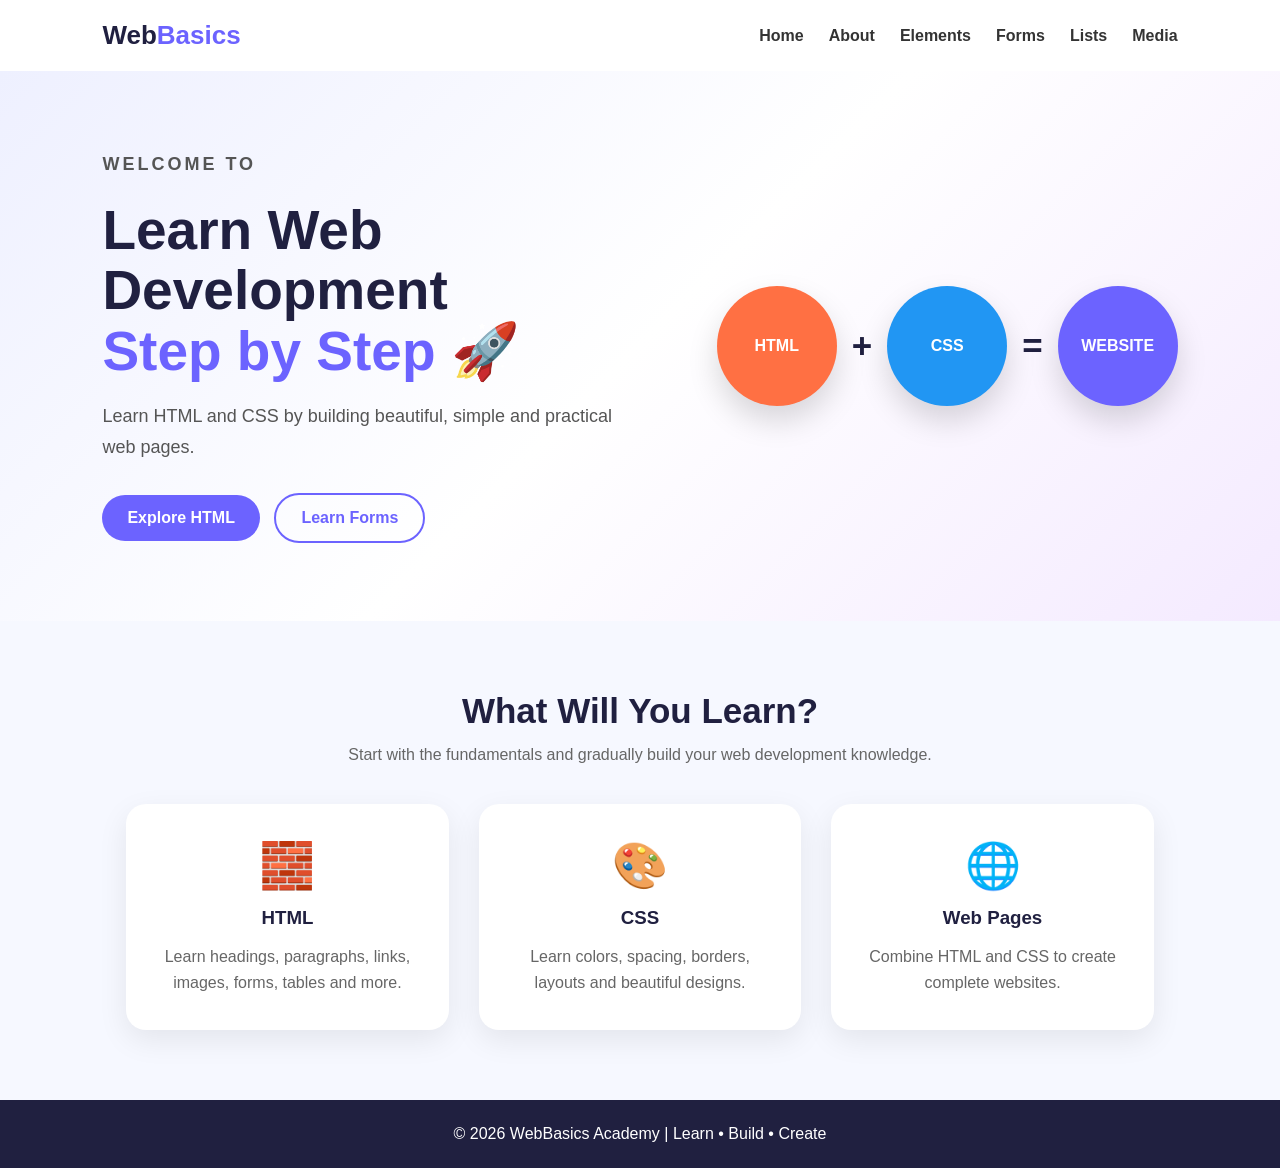
<file: index.html>
<!DOCTYPE html>
<html lang="en">
<head>
    <meta charset="UTF-8">
    <meta name="viewport" content="width=device-width, initial-scale=1.0">

    <title>WebBasics Academy</title>

    <!-- External CSS -->
    <link rel="stylesheet" href="css/style.css">
</head>

<body>

    <!-- Navigation -->
    <header>
        <nav class="navbar">

            <div class="logo">
                Web<span>Basics</span>
            </div>

            <div class="nav-links">
                <a href="index.html">Home</a>
                <a href="about.html">About</a>
                <a href="elements.html">Elements</a>
                <a href="forms.html">Forms</a>
                <a href="lists.html">Lists</a>
                <a href="media.html">Media</a>
            </div>

        </nav>
    </header>


    <!-- Hero Section -->
    <section class="hero">

        <div class="hero-text">

            <p class="small-title">WELCOME TO</p>

            <h1>
                Learn Web Development
                <span>Step by Step 🚀</span>
            </h1>

            <p>
                Learn HTML and CSS by building beautiful,
                simple and practical web pages.
            </p>

            <div class="hero-buttons">
                <a href="elements.html" class="btn primary">
                    Explore HTML
                </a>

                <a href="forms.html" class="btn secondary">
                    Learn Forms
                </a>
            </div>

        </div>


        <!-- Diagram -->
        <div class="web-diagram">

            <div class="circle html">
                HTML
            </div>

            <div class="plus">+</div>

            <div class="circle css">
                CSS
            </div>

            <div class="equals">=</div>

            <div class="circle website">
                WEBSITE
            </div>

        </div>

    </section>


    <!-- Learning Cards -->
    <section class="learning">

        <h2>What Will You Learn?</h2>

        <p class="section-text">
            Start with the fundamentals and gradually build
            your web development knowledge.
        </p>


        <div class="cards">

            <div class="card">
                <div class="icon">🧱</div>
                <h3>HTML</h3>
                <p>
                    Learn headings, paragraphs, links,
                    images, forms, tables and more.
                </p>
            </div>


            <div class="card">
                <div class="icon">🎨</div>
                <h3>CSS</h3>
                <p>
                    Learn colors, spacing, borders,
                    layouts and beautiful designs.
                </p>
            </div>


            <div class="card">
                <div class="icon">🌐</div>
                <h3>Web Pages</h3>
                <p>
                    Combine HTML and CSS to create
                    complete websites.
                </p>
            </div>

        </div>

    </section>


    <!-- Footer -->
    <footer>
        <p>© 2026 WebBasics Academy | Learn • Build • Create</p>
    </footer>

</body>
</html>
</file>
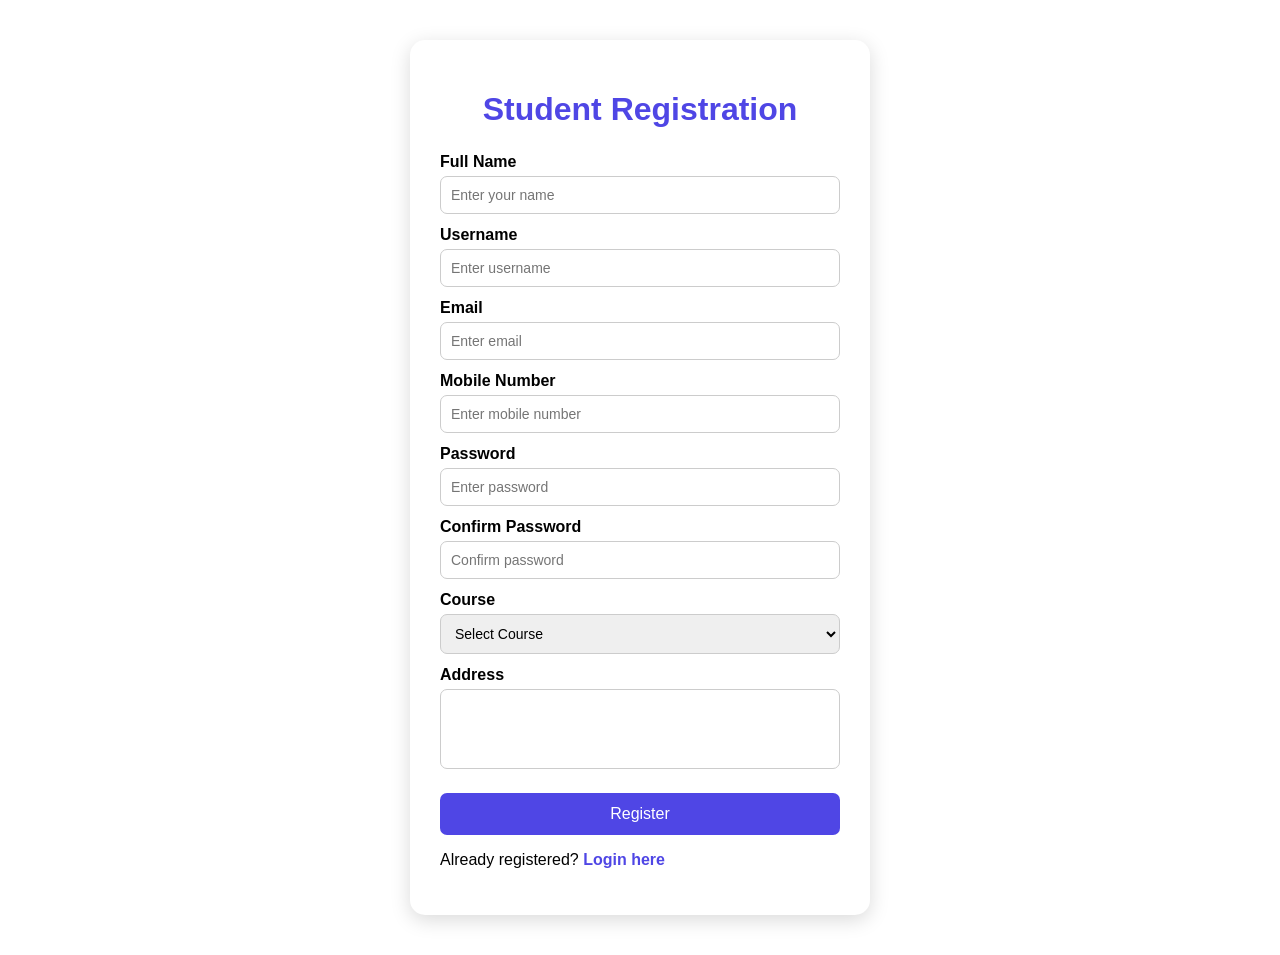
<file: frontend/index.html>
<!DOCTYPE html>
<html lang="en">
<head>
    <meta charset="UTF-8">
    <meta name="viewport" content="width=device-width, initial-scale=1.0">
    <title>Student Registration</title>

    <link rel="stylesheet" href="style.css">
</head>

<body>

    <div class="container">

        <h1>Student Registration</h1>

        <form id="registerForm">

            <!-- Name -->
            <label>Full Name</label>
            <input type="text" id="name" placeholder="Enter your name">

            <!-- Username -->
            <label>Username</label>
            <input type="text" id="username" placeholder="Enter username">

            <!-- Email -->
            <label>Email</label>
            <input type="email" id="email" placeholder="Enter email">

            <!-- Mobile -->
            <label>Mobile Number</label>
            <input type="tel" id="mobile" placeholder="Enter mobile number">

            <!-- Password -->
            <label>Password</label>
            <input type="password" id="password" placeholder="Enter password">

            <!-- Confirm Password -->
            <label>Confirm Password</label>
            <input type="password" id="confirmPassword"
                   placeholder="Confirm password">

            <!-- Course -->
            <label>Course</label>

            <select id="course">

                <option value="">Select Course</option>

                <option value="Web Development">
                    Web Development
                </option>

                <option value="Python">
                    Python
                </option>

                <option value="DevOps">
                    DevOps
                </option>

            </select>

            <!-- Address -->
            <label>Address</label>

            <textarea id="address"
                      placeholder="Enter your address">
            </textarea>

            <!-- Button -->
            <button type="submit">
                Register
            </button>

        </form>

        <p id="message"></p>

        <p>
            Already registered?
            <a href="login.html">Login here</a>
        </p>

    </div>

    <script src="script.js"></script>

</body>

</html>
</file>
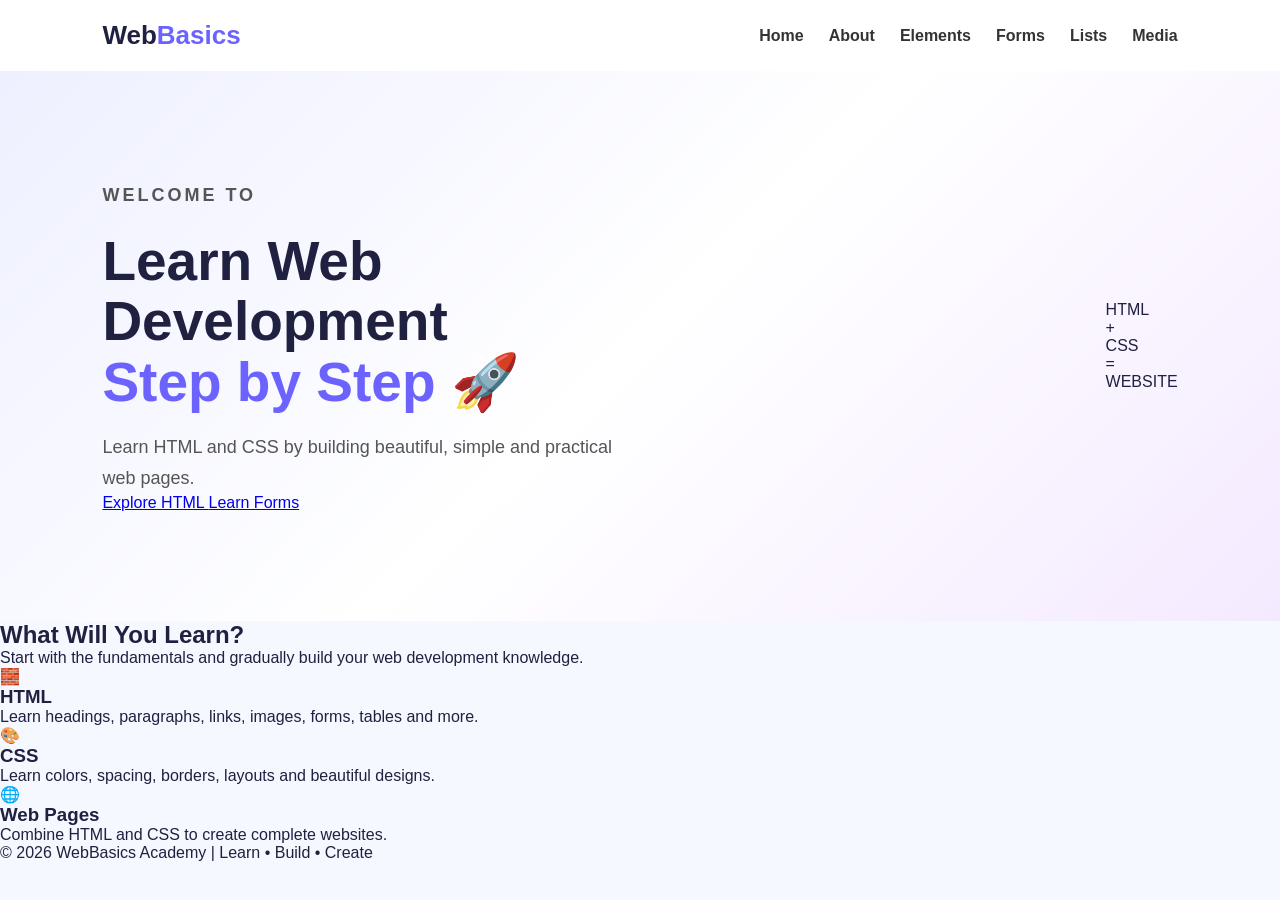
<file: Practice/index.html>
<!DOCTYPE html>
<html lang="en">
<head>
    <meta charset="UTF-8">
    <meta name="viewport" content="width=device-width, initial-scale=1.0">

    <title>WebBasics Academy</title>

    <!-- External CSS -->
    <link rel="stylesheet" href="style.css">
</head>

<body>

    <!-- Navigation -->
    <header>
        <nav class="navbar">

            <div class="logo">
                Web<span>Basics</span>
            </div>

            <div class="nav-links">
                <a href="index.html">Home</a>
                <a href="about.html">About</a>
                <a href="elements.html">Elements</a>
                <a href="forms.html">Forms</a>
                <a href="lists.html">Lists</a>
                <a href="media.html">Media</a>
            </div>

        </nav>
    </header>


    <!-- Hero Section -->
    <section class="hero">

        <div class="hero-text">

            <p class="small-title">WELCOME TO</p>

            <h1>
                Learn Web Development
                <span>Step by Step 🚀</span>
            </h1>

            <p>
                Learn HTML and CSS by building beautiful,
                simple and practical web pages.
            </p>

            <div class="hero-buttons">
                <a href="elements.html" class="btn primary">
                    Explore HTML
                </a>

                <a href="forms.html" class="btn secondary">
                    Learn Forms
                </a>
            </div>

        </div>


        <!-- Diagram -->
        <div class="web-diagram">

            <div class="circle html">
                HTML
            </div>

            <div class="plus">+</div>

            <div class="circle css">
                CSS
            </div>

            <div class="equals">=</div>

            <div class="circle website">
                WEBSITE
            </div>

        </div>

    </section>


    <!-- Learning Cards -->
    <section class="learning">

        <h2>What Will You Learn?</h2>

        <p class="section-text">
            Start with the fundamentals and gradually build
            your web development knowledge.
        </p>


        <div class="cards">

            <div class="card">
                <div class="icon">🧱</div>
                <h3>HTML</h3>
                <p>
                    Learn headings, paragraphs, links,
                    images, forms, tables and more.
                </p>
            </div>


            <div class="card">
                <div class="icon">🎨</div>
                <h3>CSS</h3>
                <p>
                    Learn colors, spacing, borders,
                    layouts and beautiful designs.
                </p>
            </div>


            <div class="card">
                <div class="icon">🌐</div>
                <h3>Web Pages</h3>
                <p>
                    Combine HTML and CSS to create
                    complete websites.
                </p>
            </div>

        </div>

    </section>


    <!-- Footer -->
    <footer>
        <p>© 2026 WebBasics Academy | Learn • Build • Create</p>
    </footer>

</body>
</html>
</file>
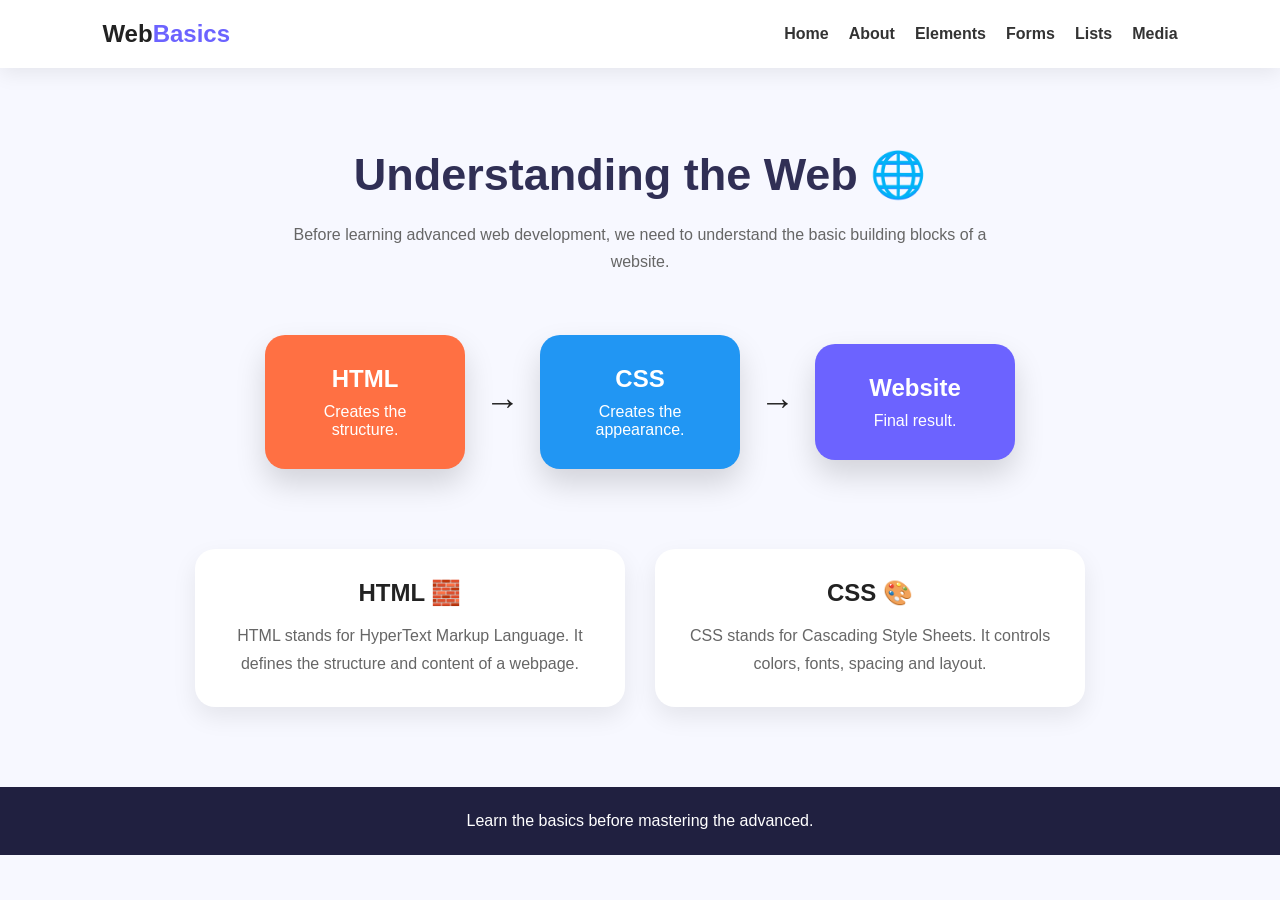
<file: about.html>
<!DOCTYPE html>
<html lang="en">

<head>

    <meta charset="UTF-8">
    <meta name="viewport" content="width=device-width, initial-scale=1.0">

    <title>About HTML & CSS</title>

    <link rel="stylesheet" href="css/about.css">

</head>


<body>

<header>

    <nav class="navbar">

        <h2>Web<span>Basics</span></h2>

        <div class="nav-links">

            <a href="index.html">Home</a>
            <a href="about.html">About</a>
            <a href="elements.html">Elements</a>
            <a href="forms.html">Forms</a>
            <a href="lists.html">Lists</a>
            <a href="media.html">Media</a>

        </div>

    </nav>

</header>


<section class="about">

    <h1>Understanding the Web 🌐</h1>

    <p>
        Before learning advanced web development,
        we need to understand the basic building blocks
        of a website.
    </p>


    <div class="flow">

        <div class="box html-box">
            <h2>HTML</h2>
            <p>Creates the structure.</p>
        </div>

        <div class="arrow">→</div>

        <div class="box css-box">
            <h2>CSS</h2>
            <p>Creates the appearance.</p>
        </div>

        <div class="arrow">→</div>

        <div class="box web-box">
            <h2>Website</h2>
            <p>Final result.</p>
        </div>

    </div>


    <div class="concepts">

        <div>
            <h2>HTML 🧱</h2>

            <p>
                HTML stands for HyperText Markup Language.
                It defines the structure and content of a webpage.
            </p>
        </div>


        <div>
            <h2>CSS 🎨</h2>

            <p>
                CSS stands for Cascading Style Sheets.
                It controls colors, fonts, spacing and layout.
            </p>
        </div>

    </div>

</section>


<footer>

    <p>Learn the basics before mastering the advanced.</p>

</footer>

</body>
</html>
</file>
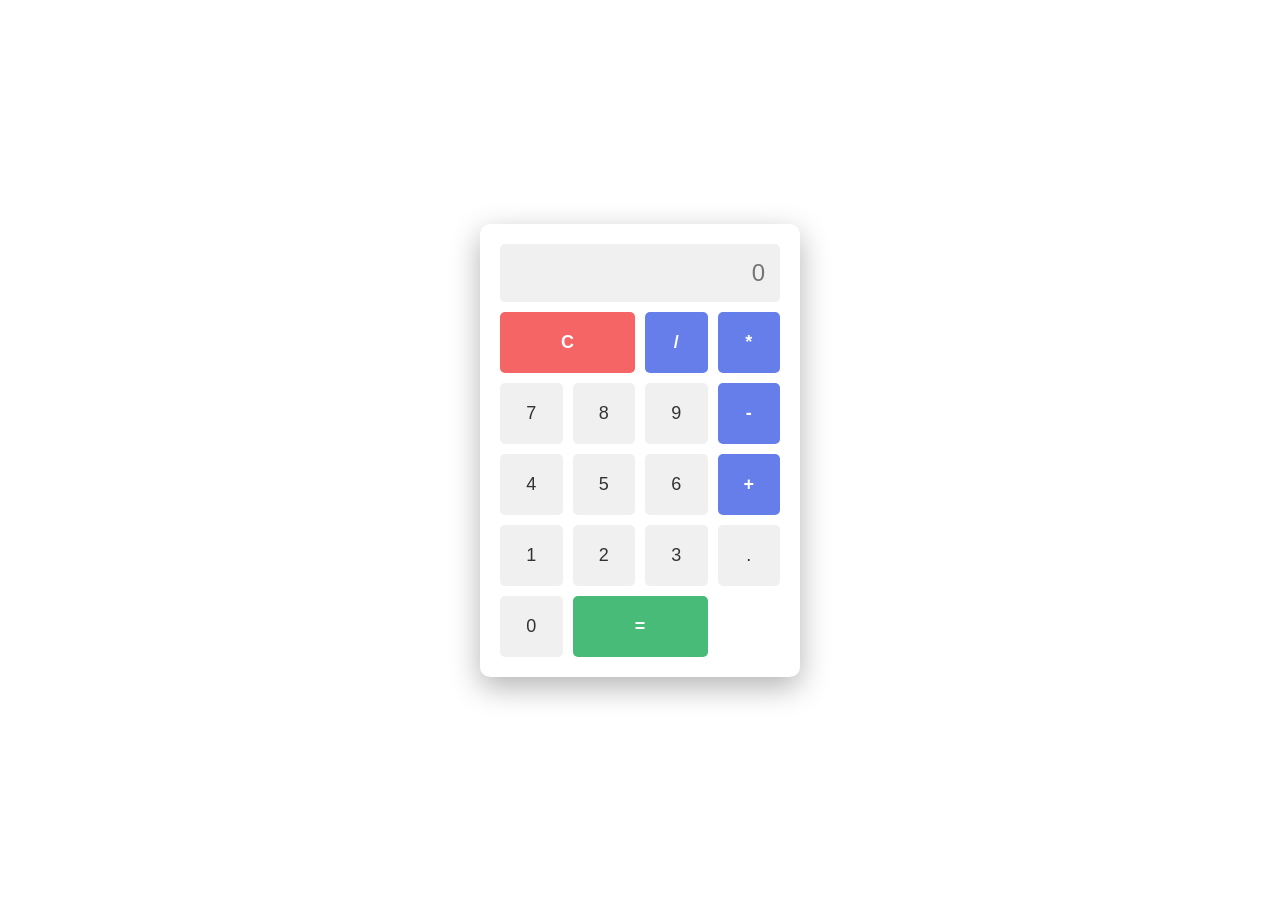
<file: calculator.html>
<!DOCTYPE html>
<html lang="en">
<head>
    <meta charset="UTF-8">
    <meta name="viewport" content="width=device-width, initial-scale=1.0">
    <title>Calculator</title>
    <style>
        * {
            margin: 0;
            padding: 0;
            box-sizing: border-box;
        }

        body {
            display: flex;
            justify-content: center;
            align-items: center;
            height: 100vh;
            background: linear-gradient(135deg, #667eea 0%, #764ba2 100%);
            font-family: Arial, sans-serif;
            background-image: url('https://images.unsplash.com/photo-1507525428034-b723cf961d3e?ixlib=rb-4.0.3&ixid=M3wxMjA3fDB8MHxwaG90by1wYWdlfHx8fGVufDB8fHx8&auto=format&fit=crop&w=1470&q=80');
            background-size: cover;
        }

        .calculator {
            background: #fff;
            padding: 20px;
            border-radius: 10px;
            box-shadow: 0 10px 30px rgba(0, 0, 0, 0.3);
            width: 320px;
        }

        input[type="text"] {
            width: 100%;
            padding: 15px;
            margin-bottom: 10px;
            font-size: 24px;
            border: none;
            background: #f0f0f0;
            border-radius: 5px;
            text-align: right;
        }

        .buttons {
            display: grid;
            grid-template-columns: repeat(4, 1fr);
            gap: 10px;
        }

        button {
            padding: 20px;
            font-size: 18px;
            border: none;
            border-radius: 5px;
            cursor: pointer;
            transition: 0.2s;
        }

        button:hover {
            transform: scale(1.05);
        }

        .number, .operator {
            background: #f0f0f0;
            color: #333;
        }

        .operator {
            background: #667eea;
            color: white;
            font-weight: bold;
        }

        .equals {
            background: #48bb78;
            color: white;
            font-weight: bold;
            grid-column: span 2;
        }

        .clear {
            background: #f56565;
            color: white;
            font-weight: bold;
            grid-column: span 2;
        }
    </style>
</head>
<body>
    <div class="calculator">
        <input type="text" id="display" placeholder="0" readonly>
        <div class="buttons">
            <button class="clear" onclick="clearDisplay()">C</button>
            <button class="operator" onclick="appendOperator('/')">/</button>
            <button class="operator" onclick="appendOperator('*')">*</button>
            
            <button class="number" onclick="appendNumber('7')">7</button>
            <button class="number" onclick="appendNumber('8')">8</button>
            <button class="number" onclick="appendNumber('9')">9</button>
            <button class="operator" onclick="appendOperator('-')">-</button>
            
            <button class="number" onclick="appendNumber('4')">4</button>
            <button class="number" onclick="appendNumber('5')">5</button>
            <button class="number" onclick="appendNumber('6')">6</button>
            <button class="operator" onclick="appendOperator('+')">+</button>
            
            <button class="number" onclick="appendNumber('1')">1</button>
            <button class="number" onclick="appendNumber('2')">2</button>
            <button class="number" onclick="appendNumber('3')">3</button>
            <button class="number" onclick="appendNumber('.')">.</button>
            
            <button class="number" onclick="appendNumber('0')">0</button>
            <button class="equals" onclick="calculate()">=</button>
        </div>
    </div>

    <script>
        const display = document.getElementById('display');

        function appendNumber(num) {
            if (display.value === '0' && num !== '.') {
                display.value = num;
            } else if (num === '.' && display.value.includes('.')) {
                return;
            } else {
                display.value += num;
            }
        }

        function appendOperator(op) {
            if (display.value === '') return;
            display.value += op;
        }

        function calculate() {
            try {
                const result = eval(display.value);
                display.value = result;
            } catch (error) {
                display.value = 'Error';
            }
        }
        
        function clearDisplay() {
            display.value = '0';
        }

        function deleteLastCharacter() {
            if (display.value.length > 1) {
                display.value = display.value.slice(0, -1);
            } else {
                display.value = '0';
            }
        }

        // Keyboard support
        document.addEventListener('keydown', function(event) {
            const key = event.key;

            // Numbers 0-9
            if (key >= '0' && key <= '9') {
                appendNumber(key);
                event.preventDefault();
            }
            // Decimal point
            else if (key === '.') {
                appendNumber('.');
                event.preventDefault();
            }
            // Operators
            else if (key === '+' || key === '-' || key === '*' || key === '/') {
                appendOperator(key);
                event.preventDefault();
            }
            // Calculate on Enter or =
            else if (key === 'Enter' || key === '=') {
                calculate();
                event.preventDefault();
            }
            // Clear on Escape or c/C
            else if (key === 'Escape' || key.toLowerCase() === 'c') {
                clearDisplay();
                event.preventDefault();
            }
            // Delete last character on Backspace
            else if (key === 'Backspace') {
                deleteLastCharacter();
                event.preventDefault();
            }
        });
    </script>
</body>
</html>
</file>
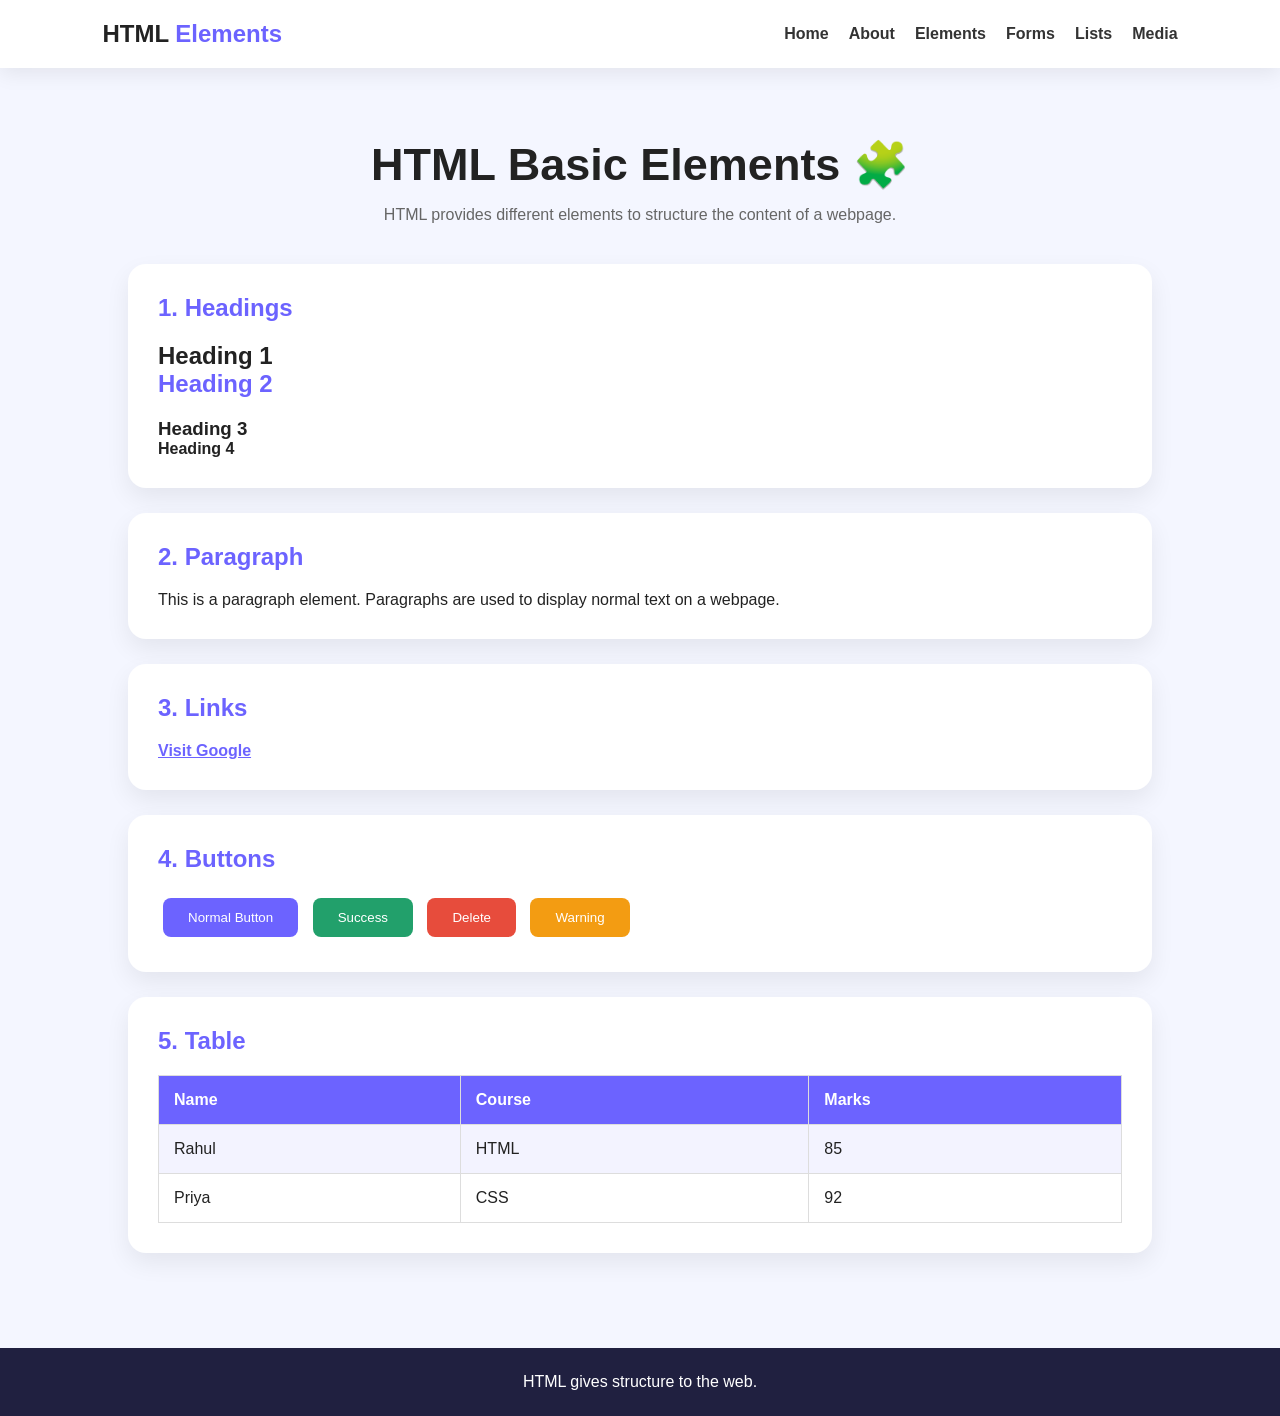
<file: elements.html>
<!DOCTYPE html>
<html lang="en">

<head>

    <meta charset="UTF-8">
    <meta name="viewport" content="width=device-width, initial-scale=1.0">

    <title>HTML Elements</title>

    <link rel="stylesheet" href="css/elements.css">

</head>


<body>

<header>

    <nav class="navbar">

        <h2>HTML <span>Elements</span></h2>

        <div class="nav-links">

            <a href="index.html">Home</a>
            <a href="about.html">About</a>
            <a href="elements.html">Elements</a>
            <a href="forms.html">Forms</a>
            <a href="lists.html">Lists</a>
            <a href="media.html">Media</a>

        </div>

    </nav>

</header>


<main>

    <h1>HTML Basic Elements 🧩</h1>

    <p class="intro">
        HTML provides different elements to structure
        the content of a webpage.
    </p>


    <!-- Headings -->

    <section class="element-card">

        <h2>1. Headings</h2>

        <h1>Heading 1</h1>
        <h2>Heading 2</h2>
        <h3>Heading 3</h3>
        <h4>Heading 4</h4>

    </section>


    <!-- Paragraph -->

    <section class="element-card">

        <h2>2. Paragraph</h2>

        <p>
            This is a paragraph element.
            Paragraphs are used to display normal text
            on a webpage.
        </p>

    </section>


    <!-- Links -->

    <section class="element-card">

        <h2>3. Links</h2>

        <a href="https://www.google.com">
            Visit Google
        </a>

    </section>


    <!-- Buttons -->

    <section class="element-card">

        <h2>4. Buttons</h2>

        <button>Normal Button</button>

        <button class="success">
            Success
        </button>

        <button class="danger">
            Delete
        </button>

        <button class="warning">
            Warning
        </button>

    </section>


    <!-- Table -->

    <section class="element-card">

        <h2>5. Table</h2>

        <table>

            <tr>
                <th>Name</th>
                <th>Course</th>
                <th>Marks</th>
            </tr>

            <tr>
                <td>Rahul</td>
                <td>HTML</td>
                <td>85</td>
            </tr>

            <tr>
                <td>Priya</td>
                <td>CSS</td>
                <td>92</td>
            </tr>

        </table>

    </section>


</main>


<footer>

    <p>HTML gives structure to the web.</p>

</footer>

</body>
</html>
</file>
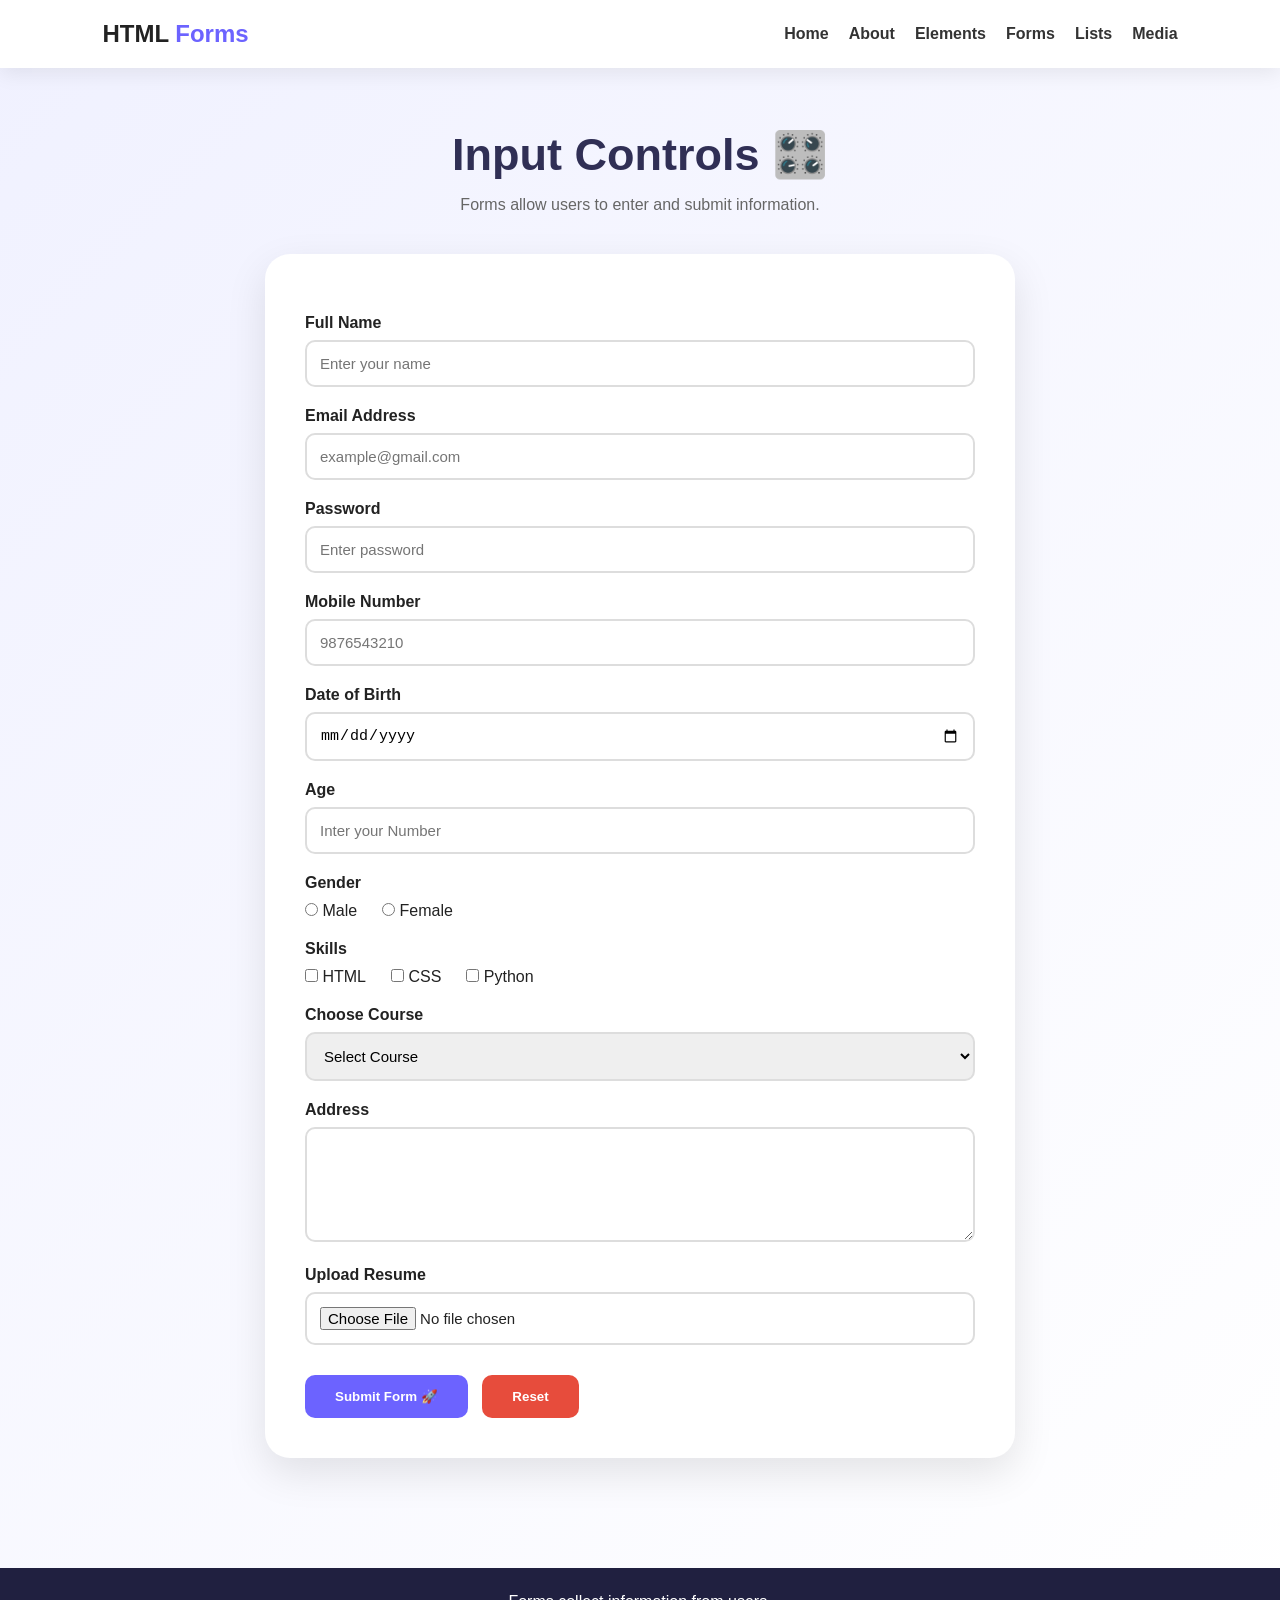
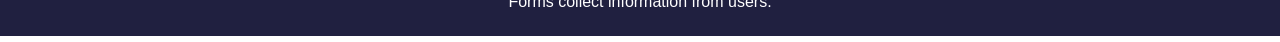
<file: forms.html>
<!DOCTYPE html>
<html lang="en">

<head>

    <meta charset="UTF-8">
    <meta name="viewport" content="width=device-width, initial-scale=1.0">

    <title>HTML Forms</title>

    <link rel="stylesheet" href="css/forms.css">

</head>


<body>

<header>

    <nav class="navbar">

        <h2>HTML <span>Forms</span></h2>

        <div class="nav-links">

            <a href="index.html">Home</a>
            <a href="about.html">About</a>
            <a href="elements.html">Elements</a>
            <a href="forms.html">Forms</a>
            <a href="lists.html">Lists</a>
            <a href="media.html">Media</a>

        </div>

    </nav>

</header>


<main>

    <h1>Input Controls 🎛️</h1>

    <p class="intro">
        Forms allow users to enter and submit information.
    </p>


    <form>

        <!-- Name -->

        <label>Full Name</label>

        <input
            type="text"
            placeholder="Enter your name"
        >


        <!-- Email -->

        <label>Email Address</label>

        <input
            type="email"
            placeholder="example@gmail.com"
        >


        <!-- Password -->

        <label>Password</label>

        <input
            type="password"
            placeholder="Enter password"
        >


        <!-- Mobile -->

        <label>Mobile Number</label>

        <input
            type="tel"
            placeholder="9876543210"
        >


        <!-- Date -->

        <label>Date of Birth</label>

        <input type="date" placeholder="Select your date of birth">


        <!-- Number -->

        <label>Age</label>

        <input
            type="number"
            min="1"
            max="100"
            placeholder="Inter your Number"
        >


        <!-- Radio -->

        <label>Gender</label>

        <div class="radio-group">

            <label>
                <input type="radio" name="gender">
                Male
            </label>

            <label>
                <input type="radio" name="gender">
                Female
            </label>

        </div>


        <!-- Checkbox -->

        <label>Skills</label>

        <div class="check-group">

            <label>
                <input type="checkbox">
                HTML
            </label>

            <label>
                <input type="checkbox">
                CSS
            </label>

            <label>
                <input type="checkbox">
                Python
            </label>

        </div>


        <!-- Select -->

        <label for="course">Choose Course</label>

        <select id="course" name="course">

            <option value="">Select Course</option>
            <option value="html">HTML</option>
            <option value="css">CSS</option>
            <option value="javascript">JavaScript</option>
            <option value="python">Python</option>

        </select>


        <!-- Textarea -->

        <label>Address</label>

        <textarea
            rows="5"
            placeholder="Enter your address">
        </textarea>


        <!-- File -->

        <label>Upload Resume</label>

        <input type="file" placeholder="Upload your resume">


        <!-- Submit -->

        <button type="submit">
            Submit Form 🚀
        </button>

        <button type="reset" class="reset">
            Reset
        </button>

    </form>

</main>


<footer>

    <p>Forms collect information from users.</p>

</footer>

</body>
</html>
</file>
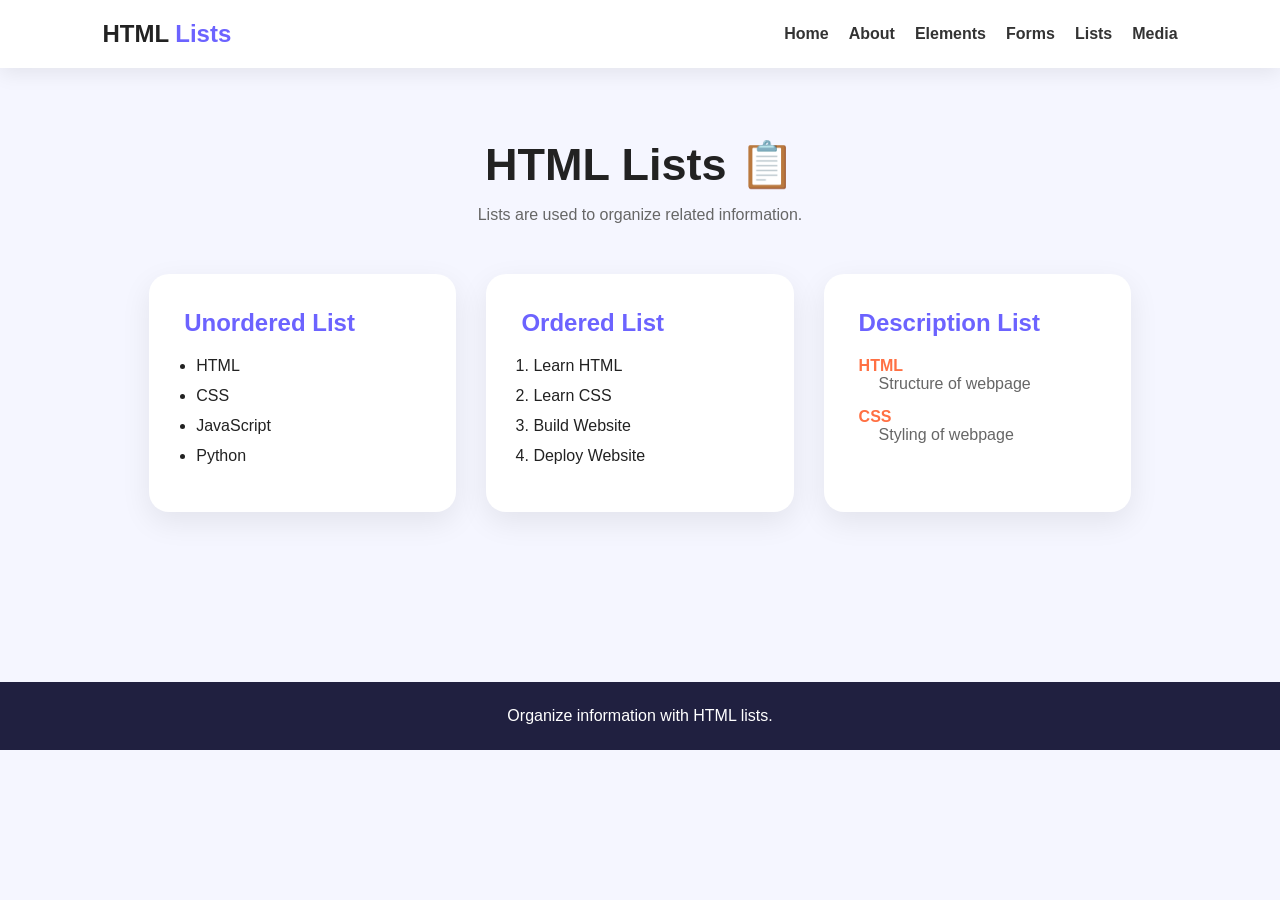
<file: lists.html>
<!DOCTYPE html>
<html lang="en">

<head>

    <meta charset="UTF-8">
    <meta name="viewport" content="width=device-width, initial-scale=1.0">

    <title>HTML Lists</title>

    <link rel="stylesheet" href="css/lists.css">

</head>


<body>

<header>

    <nav class="navbar">

        <h2>HTML <span>Lists</span></h2>

        <div class="nav-links">

            <a href="index.html">Home</a>
            <a href="about.html">About</a>
            <a href="elements.html">Elements</a>
            <a href="forms.html">Forms</a>
            <a href="lists.html">Lists</a>
            <a href="media.html">Media</a>

        </div>

    </nav>

</header>


<main>

    <h1>HTML Lists 📋</h1>

    <p>
        Lists are used to organize related information.
    </p>


    <div class="list-container">


        <!-- Unordered -->

        <div class="list-card">

            <h2>Unordered List</h2>

            <ul>

                <li>HTML</li>
                <li>CSS</li>
                <li>JavaScript</li>
                <li>Python</li>

            </ul>

        </div>


        <!-- Ordered -->

        <div class="list-card">

            <h2>Ordered List</h2>

            <ol>

                <li>Learn HTML</li>
                <li>Learn CSS</li>
                <li>Build Website</li>
                <li>Deploy Website</li>

            </ol>

        </div>


        <!-- Description -->

        <div class="list-card">

            <h2>Description List</h2>

            <dl>

                <dt>HTML</dt>

                <dd>
                    Structure of webpage
                </dd>


                <dt>CSS</dt>

                <dd>
                    Styling of webpage
                </dd>

            </dl>

        </div>


    </div>

</main>


<footer>

    <p>Organize information with HTML lists.</p>

</footer>

</body>
</html>
</file>
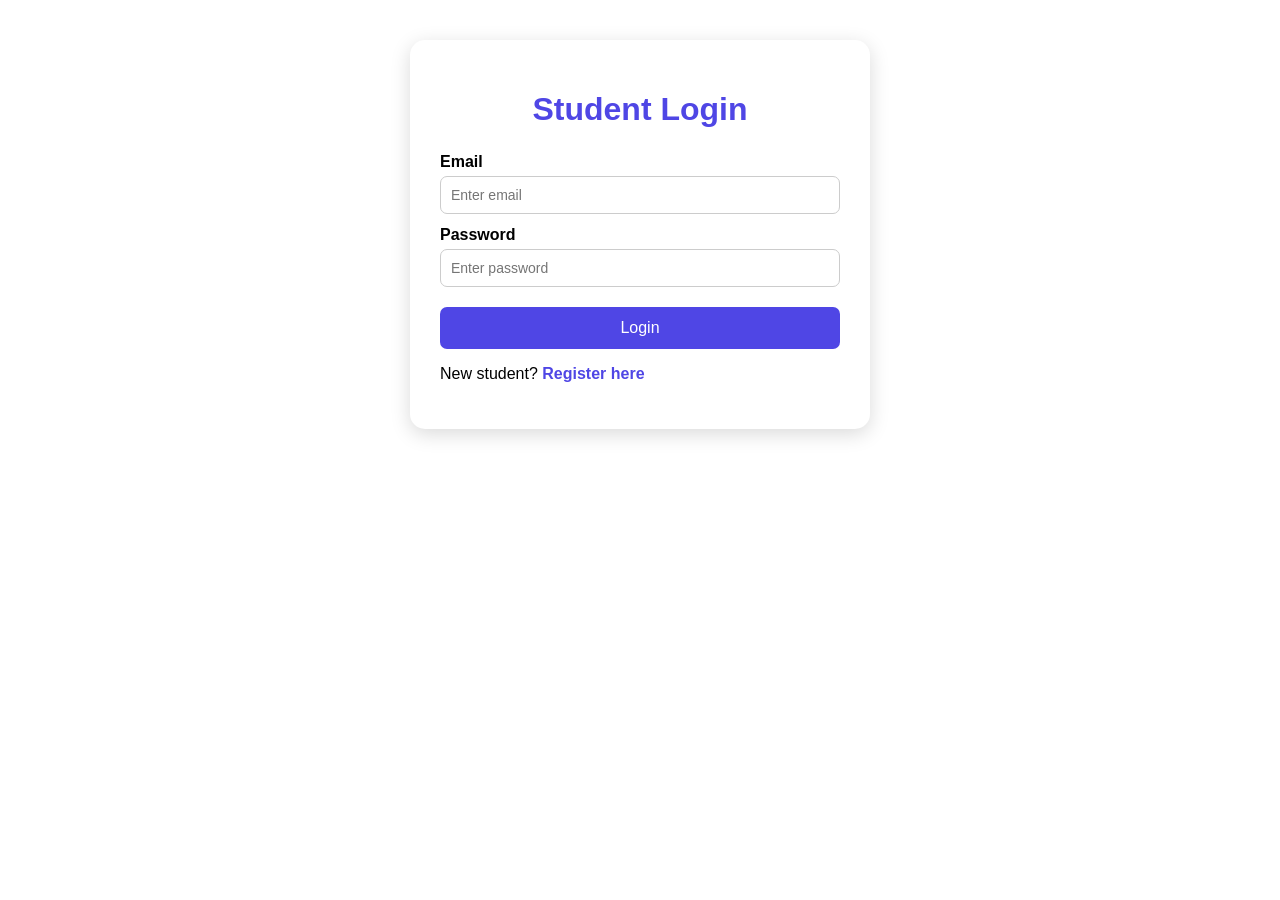
<file: frontend/dashboard.html>
<!DOCTYPE html>
<html lang="en">

<head>

    <meta charset="UTF-8">

    <meta name="viewport"
          content="width=device-width, initial-scale=1.0">

    <title>Student Dashboard</title>

    <link rel="stylesheet" href="style.css">

</head>

<body class="dashboard-body">

    <!-- NAVBAR -->

    <nav class="navbar">

        <div class="logo">
            <span>⚡</span> EduSphere
        </div>

        <div class="nav-right">

            <span id="navName">
                Student
            </span>

            <button
                class="logout-btn"
                onclick="logout()">

                Logout

            </button>

        </div>

    </nav>


    <!-- HERO -->

    <section class="hero">

        <div class="hero-text">

            <p class="small-title">
                STUDENT PORTAL
            </p>

            <h1>
                Welcome back,
                <span id="studentName">
                    Student
                </span> 👋
            </h1>

            <p>
                Keep learning. Keep building.
                Your next achievement is waiting.
            </p>

        </div>


        <div class="hero-circle">

            <div class="circle-content">

                🚀

                <span>
                    Keep Growing
                </span>

            </div>

        </div>

    </section>


    <!-- STATS -->

    <section class="stats">

        <div class="stat-card">

            <div class="icon">📚</div>

            <h2>12</h2>

            <p>Courses</p>

        </div>


        <div class="stat-card">

            <div class="icon">🎯</div>

            <h2>86%</h2>

            <p>Progress</p>

        </div>


        <div class="stat-card">

            <div class="icon">🏆</div>

            <h2>08</h2>

            <p>Achievements</p>

        </div>


        <div class="stat-card">

            <div class="icon">🔥</div>

            <h2>14</h2>

            <p>Day Streak</p>

        </div>

    </section>


    <!-- MAIN CONTENT -->

    <section class="dashboard-content">


        <!-- COURSES -->

        <div class="section-box">

            <div class="section-heading">

                <div>

                    <p class="small-title">
                        CONTINUE LEARNING
                    </p>

                    <h2>
                        Your Courses
                    </h2>

                </div>

                <button class="view-btn">
                    View All
                </button>

            </div>


            <div class="course-grid">


                <div class="course-card">

                    <div class="course-icon">
                        &lt;/&gt;
                    </div>

                    <h3>
                        Web Development
                    </h3>

                    <p>
                        HTML • CSS • JavaScript
                    </p>

                    <div class="progress">

                        <div
                            class="progress-bar web">
                        </div>

                    </div>

                    <small>
                        82% completed
                    </small>

                </div>


                <div class="course-card">

                    <div class="course-icon">
                        ☁
                    </div>

                    <h3>
                        AWS Fundamentals
                    </h3>

                    <p>
                        Cloud • EC2 • S3
                    </p>

                    <div class="progress">

                        <div
                            class="progress-bar aws">
                        </div>

                    </div>

                    <small>
                        64% completed
                    </small>

                </div>


                <div class="course-card">

                    <div class="course-icon">
                        ⚙
                    </div>

                    <h3>
                        DevOps
                    </h3>

                    <p>
                        Git • Docker • CI/CD
                    </p>

                    <div class="progress">

                        <div
                            class="progress-bar devops">
                        </div>

                    </div>

                    <small>
                        48% completed
                    </small>

                </div>


            </div>

        </div>


        <!-- PROFILE -->

        <div class="profile-box">

            <div class="profile-avatar">
                👨‍💻
            </div>

            <h2 id="profileName">
                Student
            </h2>

            <p id="profileEmail">
                student@email.com
            </p>

            <div class="profile-line"></div>

            <div class="profile-info">

                <span>🎓 Course</span>

                <strong id="profileCourse">
                    Web Development
                </strong>

            </div>


            <div class="profile-info">

                <span>📅 Status</span>

                <strong>
                    Active
                </strong>

            </div>


            <button class="profile-btn">
                View Profile
            </button>

        </div>

    </section>


    <!-- FOOTER -->

    <footer>

        <p>
            © 2026 EduSphere • Learn. Build. Grow.
        </p>

    </footer>


    <script>

        // Get logged-in student

        const student =
            JSON.parse(
                localStorage.getItem("student")
            );


        // If user is not logged in

        if (!student) {

            window.location.href =
                "login.html";

        }


        // Display student information

        document.getElementById(
            "studentName"
        ).textContent = student.name;


        document.getElementById(
            "navName"
        ).textContent = student.name;


        document.getElementById(
            "profileName"
        ).textContent = student.name;


        document.getElementById(
            "profileEmail"
        ).textContent = student.email;


        document.getElementById(
            "profileCourse"
        ).textContent = student.course;


        // Logout

        function logout() {

            localStorage.removeItem(
                "student"
            );

            window.location.href =
                "login.html";

        }

    </script>

</body>

</html>
</file>
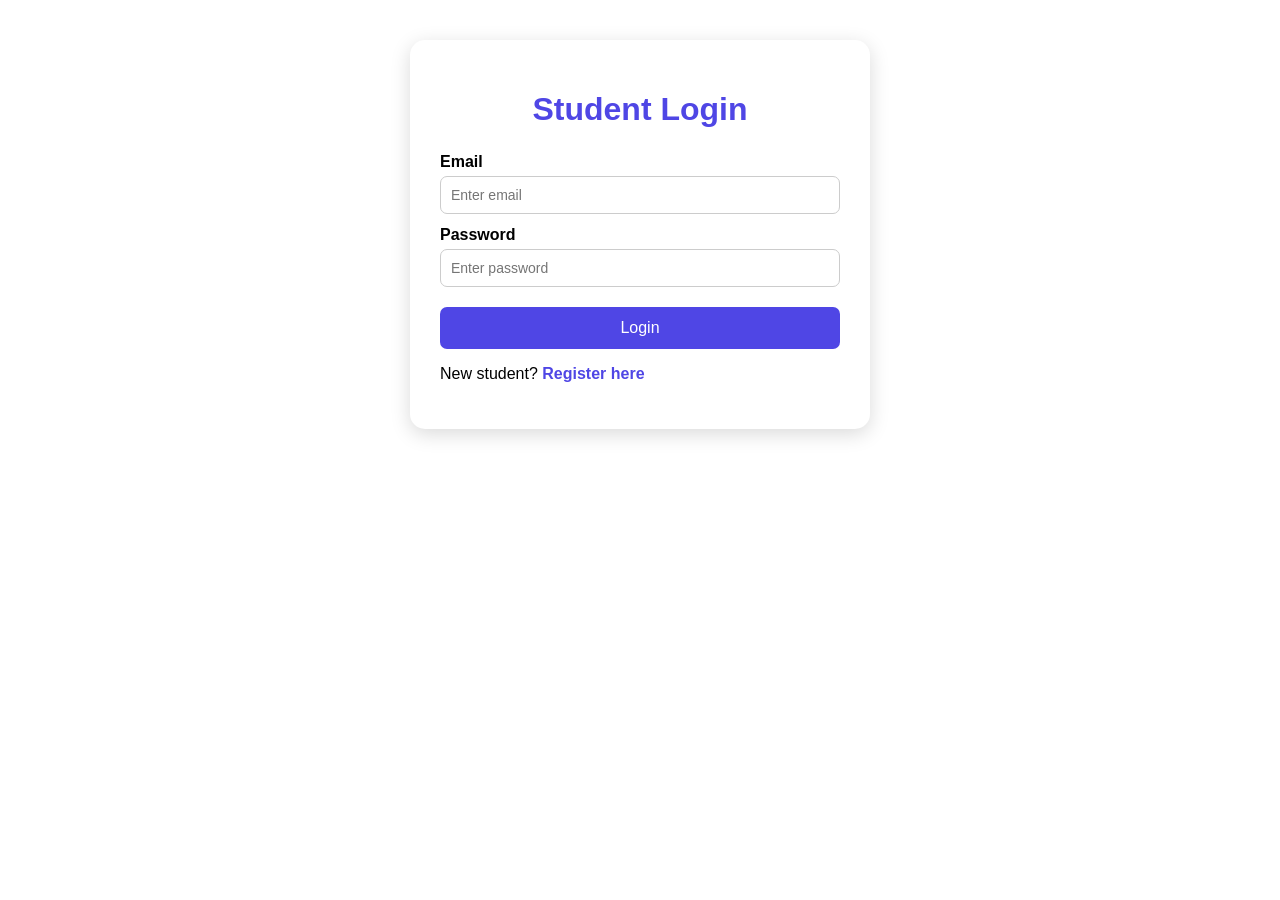
<file: frontend/login.html>
<!DOCTYPE html>

<html lang="en">

<head>

    <meta charset="UTF-8">

    <meta name="viewport"
          content="width=device-width, initial-scale=1.0">

    <title>Student Login</title>

    <link rel="stylesheet" href="style.css">

</head>


<body>

    <div class="container">

        <h1>Student Login</h1>


        <form id="loginForm">


            <label>Email</label>

            <input
                type="email"
                id="loginEmail"
                placeholder="Enter email"
            >


            <label>Password</label>

            <input
                type="password"
                id="loginPassword"
                placeholder="Enter password"
            >


            <button type="submit">

                Login

            </button>

        </form>


        <p id="loginMessage"></p>


        <p>

            New student?

            <a href="index.html">

                Register here

            </a>

        </p>

    </div>



    <script>


        // --------------------------------
        // GET FORM
        // --------------------------------

        const loginForm =
            document.getElementById("loginForm");


        // --------------------------------
        // GET MESSAGE AREA
        // --------------------------------

        const loginMessage =
            document.getElementById("loginMessage");



        // --------------------------------
        // LOGIN FORM SUBMIT
        // --------------------------------

        loginForm.addEventListener(
            "submit",
            function (event) {


                // Stop page refresh

                event.preventDefault();



                // --------------------------------
                // GET USER INPUT
                // --------------------------------

                const email =
                    document.getElementById(
                        "loginEmail"
                    ).value.trim();


                const password =
                    document.getElementById(
                        "loginPassword"
                    ).value;



                // --------------------------------
                // EMAIL VALIDATION
                // --------------------------------

                if (email === "") {

                    loginMessage.style.color =
                        "red";

                    loginMessage.textContent =
                        "Please enter email.";

                    return;

                }



                // --------------------------------
                // PASSWORD VALIDATION
                // --------------------------------

                if (password === "") {

                    loginMessage.style.color =
                        "red";

                    loginMessage.textContent =
                        "Please enter password.";

                    return;

                }



                // --------------------------------
                // SEND DATA TO FLASK
                // --------------------------------

                fetch(
                    "http://127.0.0.1:5000/login",
                    {

                        method: "POST",


                        headers: {

                            "Content-Type":
                                "application/json"

                        },


                        body: JSON.stringify({

                            email: email,

                            password: password

                        })

                    }
                )


                // --------------------------------
                // GET RESPONSE
                // --------------------------------

                .then(function (response) {

                    return response.json();

                })


                // --------------------------------
                // PROCESS RESPONSE
                // --------------------------------

                .then(function (data) {


                    // LOGIN SUCCESS

                    if (data.success) {


                        loginMessage.style.color =
                            "green";


                        loginMessage.textContent =
                            data.message;



                        // Save student information

                        localStorage.setItem(
                            "student",
                            JSON.stringify(data.user)
                        );



                        // Open dashboard

                        setTimeout(function () {

                            window.location.href =
                                "dashboard.html";

                        }, 500);


                    }


                    // LOGIN FAILED

                    else {

                        loginMessage.style.color =
                            "red";


                        loginMessage.textContent =
                            data.message;

                    }

                })


                // --------------------------------
                // ERROR
                // --------------------------------

                .catch(function (error) {

                    console.log(error);


                    loginMessage.style.color =
                        "red";


                    loginMessage.textContent =
                        "Server connection failed.";

                });


            }
        );

    </script>


</body>

</html>
</file>
<file: css/style.css>
/* =========================
   GLOBAL SETTINGS
========================= */

* {
    margin: 0;
    padding: 0;
    box-sizing: border-box;
}

body {
    font-family: Arial, Helvetica, sans-serif;
    background: #f6f8ff;
    color: #202040;
}


/* =========================
   NAVBAR
========================= */

.navbar {
    display: flex;
    justify-content: space-between;
    align-items: center;

    padding: 20px 8%;

    background: white;

    box-shadow: 0 5px 20px rgba(0,0,0,0.08);
}

.logo {
    font-size: 26px;
    font-weight: bold;
}

.logo span {
    color: #6c63ff;
}

.nav-links {
    display: flex;
    gap: 25px;
}

.nav-links a {
    text-decoration: none;
    color: #333;
    font-weight: bold;
}

.nav-links a:hover {
    color: #6c63ff;
}


/* =========================
   HERO
========================= */

.hero {
    min-height: 550px;

    display: flex;
    align-items: center;
    justify-content: space-between;

    padding: 70px 8%;

    background:
        linear-gradient(
            135deg,
            #eef0ff,
            #ffffff,
            #f4eaff
        );
}

.hero-text {
    width: 50%;
}

.small-title {
    color: #6c63ff;
    font-weight: bold;
    letter-spacing: 3px;
}

.hero h1 {
    font-size: 55px;
    line-height: 1.1;
    margin: 20px 0;
}

.hero h1 span {
    display: block;
    color: #6c63ff;
}

.hero p {
    font-size: 18px;
    line-height: 1.7;
    color: #555;
}


/* =========================
   BUTTONS
========================= */

.hero-buttons {
    margin-top: 30px;
}

.btn {
    display: inline-block;

    padding: 14px 25px;
    margin-right: 10px;

    border-radius: 30px;

    text-decoration: none;

    font-weight: bold;
}

.primary {
    background: #6c63ff;
    color: white;
}

.primary:hover {
    background: #5148e5;
}

.secondary {
    border: 2px solid #6c63ff;
    color: #6c63ff;
}

.secondary:hover {
    background: #6c63ff;
    color: white;
}


/* =========================
   DIAGRAM
========================= */

.web-diagram {
    display: flex;
    align-items: center;
    gap: 15px;
}

.circle {
    width: 120px;
    height: 120px;

    border-radius: 50%;

    display: flex;
    justify-content: center;
    align-items: center;

    font-weight: bold;
    color: white;

    box-shadow: 0 15px 30px rgba(0,0,0,0.15);
}

.html {
    background: #ff7043;
}

.css {
    background: #2196f3;
}

.website {
    background: #6c63ff;
}

.plus,
.equals {
    font-size: 35px;
    font-weight: bold;
}


/* =========================
   LEARNING SECTION
========================= */

.learning {
    padding: 70px 8%;
    text-align: center;
}

.learning h2 {
    font-size: 35px;
}

.section-text {
    margin: 15px 0 40px;
    color: #666;
}

.cards {
    display: flex;
    gap: 30px;
    justify-content: center;
}

.card {
    background: white;

    width: 30%;

    padding: 35px;

    border-radius: 20px;

    box-shadow: 0 10px 30px rgba(0,0,0,0.08);

    transition: 0.3s;
}

.card:hover {
    transform: translateY(-10px);
}

.icon {
    font-size: 45px;
}

.card h3 {
    margin: 15px 0;
}

.card p {
    color: #666;
    line-height: 1.6;
}


/* =========================
   FOOTER
========================= */

footer {
    background: #202040;
    color: white;

    text-align: center;

    padding: 25px;
}


/* =========================
   RESPONSIVE
========================= */

@media(max-width: 900px) {

    .navbar {
        flex-direction: column;
        gap: 20px;
    }

    .nav-links {
        flex-wrap: wrap;
        justify-content: center;
    }

    .hero {
        flex-direction: column;
        text-align: center;
        gap: 50px;
    }

    .hero-text {
        width: 100%;
    }

    .hero h1 {
        font-size: 40px;
    }

    .cards {
        flex-direction: column;
    }

    .card {
        width: 100%;
    }
}
</file>
<file: frontend/style.css>
/* Page */

body {
    font-family: Arial, sans-serif;

    background-image: url(https://wallpapercave.com/wp/wp2722874.jpg);

    margin: 0;
}


/* Main container */

.container {

    width: 400px;

    margin: 40px auto;

    padding: 30px;

    background: white;

    border-radius: 15px;

    box-shadow: 0 5px 20px rgba(0, 0, 0, 0.15);
}


/* Heading */

h1 {

    text-align: center;

    color: #4f46e5;

    margin-bottom: 25px;
}


/* Labels */

label {

    display: block;

    margin-top: 12px;

    margin-bottom: 5px;

    font-weight: bold;
}


/* Input */

input,
select,
textarea {

    width: 100%;

    padding: 10px;

    box-sizing: border-box;

    border: 1px solid #ccc;

    border-radius: 7px;

    font-size: 14px;
}


/* Textarea */

textarea {

    height: 80px;

    resize: none;
}


/* Input focus */

input:focus,
select:focus,
textarea:focus {

    outline: none;

    border-color: #4f46e5;
}


/* Button */

button {

    width: 100%;

    margin-top: 20px;

    padding: 12px;

    border: none;

    border-radius: 7px;

    background: #4f46e5;

    color: white;

    font-size: 16px;

    cursor: pointer;
}


/* Button hover */

button:hover {

    background: #3730a3;
}


/* Message */

#message {

    text-align: center;

    font-weight: bold;

    margin-top: 15px;
}


/* Link */

a {

    color: #4f46e5;

    text-decoration: none;

    font-weight: bold;
}

/* =================================
   DASHBOARD
================================= */

.dashboard-body {

    background:
        radial-gradient(
            circle at top right,
            #312e81,
            transparent 35%
        ),
        #080b18;

    color: white;

    min-height: 100vh;

}


/* NAVBAR */

.navbar {

    height: 70px;

    padding: 0 6%;

    display: flex;

    align-items: center;

    justify-content: space-between;

    background: rgba(10, 15, 35, 0.75);

    backdrop-filter: blur(15px);

    border-bottom:
        1px solid rgba(255,255,255,0.08);

}


.logo {

    font-size: 23px;

    font-weight: bold;

    color: white;

}


.logo span {

    color: #8b5cf6;

}


.nav-right {

    display: flex;

    align-items: center;

    gap: 20px;

}


.logout-btn {

    width: auto;

    margin: 0;

    padding: 9px 18px;

    background: transparent;

    border:
        1px solid #6366f1;

    border-radius: 8px;

}


/* HERO */

.hero {

    width: 88%;

    margin: 45px auto;

    padding: 45px;

    border-radius: 25px;

    background:
        linear-gradient(
            135deg,
            #171b3a,
            #11152b
        );

    border:
        1px solid rgba(139,92,246,.25);

    display: flex;

    justify-content: space-between;

    align-items: center;

    box-sizing: border-box;

}


.small-title {

    color: #22d3ee;

    letter-spacing: 3px;

    font-size: 12px;

    font-weight: bold;

}


.hero h1 {

    font-size: 42px;

    margin: 12px 0;

}


.hero h1 span {

    color: #8b5cf6;

}


.hero-text p:last-child {

    color: #94a3b8;

    font-size: 16px;

}


/* CIRCLE */

.hero-circle {

    width: 160px;

    height: 160px;

    border-radius: 50%;

    display: flex;

    align-items: center;

    justify-content: center;

    background:
        linear-gradient(
            135deg,
            #6366f1,
            #22d3ee
        );

    box-shadow:
        0 0 60px
        rgba(99,102,241,.4);

}


.circle-content {

    display: flex;

    flex-direction: column;

    align-items: center;

    font-size: 40px;

}


.circle-content span {

    font-size: 11px;

    margin-top: 8px;

}


/* STATS */

.stats {

    width: 88%;

    margin: auto;

    display: grid;

    grid-template-columns:
        repeat(4, 1fr);

    gap: 20px;

}


.stat-card {

    padding: 25px;

    border-radius: 18px;

    background:
        rgba(20,27,50,.8);

    border:
        1px solid rgba(255,255,255,.07);

    transition: .3s;

}


.stat-card:hover {

    transform:
        translateY(-5px);

    border-color: #6366f1;

}


.stat-card .icon {

    font-size: 25px;

}


.stat-card h2 {

    margin:
        12px 0 3px;

    font-size: 30px;

}


.stat-card p {

    margin: 0;

    color: #94a3b8;

}


/* CONTENT */

.dashboard-content {

    width: 88%;

    margin: 35px auto;

    display: grid;

    grid-template-columns:
        2fr 1fr;

    gap: 25px;

}


.section-box,
.profile-box {

    padding: 30px;

    border-radius: 20px;

    background:
        rgba(15,22,42,.8);

    border:
        1px solid rgba(255,255,255,.07);

}


.section-heading {

    display: flex;

    justify-content: space-between;

    align-items: center;

}


.section-heading h2 {

    margin-top: 5px;

}


.view-btn {

    width: auto;

    margin: 0;

    background: transparent;

    border:
        1px solid #475569;

    padding: 8px 15px;

}


/* COURSES */

.course-grid {

    display: grid;

    grid-template-columns:
        repeat(3,1fr);

    gap: 15px;

    margin-top: 20px;

}


.course-card {

    padding: 20px;

    background: #11182d;

    border-radius: 15px;

}


.course-icon {

    width: 45px;

    height: 45px;

    display: flex;

    align-items: center;

    justify-content: center;

    border-radius: 12px;

    background:
        linear-gradient(
            135deg,
            #6366f1,
            #22d3ee
        );

    font-weight: bold;

}


.course-card h3 {

    margin-bottom: 5px;

}


.course-card p {

    color: #94a3b8;

    font-size: 13px;

}


/* PROGRESS */

.progress {

    height: 6px;

    background: #27304a;

    border-radius: 10px;

    margin-top: 20px;

}


.progress-bar {

    height: 100%;

    border-radius: 10px;

    background:
        linear-gradient(
            90deg,
            #6366f1,
            #22d3ee
        );

}


.web {
    width: 82%;
}


.aws {
    width: 64%;
}


.devops {
    width: 48%;
}


.course-card small {

    color: #94a3b8;

    display: block;

    margin-top: 8px;

}


/* PROFILE */

.profile-box {

    text-align: center;

}


.profile-avatar {

    width: 80px;

    height: 80px;

    margin: auto;

    display: flex;

    align-items: center;

    justify-content: center;

    font-size: 35px;

    border-radius: 50%;

    background:
        linear-gradient(
            135deg,
            #6366f1,
            #22d3ee
        );

}


.profile-box p {

    color: #94a3b8;

}


.profile-line {

    height: 1px;

    background: #27304a;

    margin: 25px 0;

}


.profile-info {

    display: flex;

    justify-content: space-between;

    margin: 18px 0;

    font-size: 14px;

}


.profile-info span {

    color: #94a3b8;

}


.profile-btn {

    margin-top: 15px;

}


/* FOOTER */

footer {

    text-align: center;

    padding: 30px;

    color: #64748b;

}


/* RESPONSIVE */

@media(max-width: 900px) {

    .stats {

        grid-template-columns:
            repeat(2,1fr);

    }


    .dashboard-content {

        grid-template-columns: 1fr;

    }


    .course-grid {

        grid-template-columns: 1fr;

    }

}


@media(max-width: 600px) {

    .hero {

        flex-direction: column;

        text-align: center;

        gap: 30px;

    }


    .hero h1 {

        font-size: 30px;

    }


    .stats {

        grid-template-columns: 1fr;

    }

}
</file>
<file: Practice/style.css>
/* =========================
   GLOBAL SETTINGS
========================= */

* {
    margin: 0;
    padding: 0;
    box-sizing: border-box;
}

body {
    font-family: Arial, Helvetica, sans-serif;
    background: #f6f8ff;
    color: #202040;
}


/* =========================
   NAVBAR
========================= */

.navbar {
    display: flex;
    justify-content: space-between;
    align-items: center;

    padding: 20px 8%;

    background: white;

    box-shadow: 0 5px 20px rgba(0,0,0,0.08);
}

.logo {
    font-size: 26px;
    font-weight: bold;
}

.logo span {
    color: #6c63ff;
}

.nav-links {
    display: flex;
    gap: 25px;
}

.nav-links a {
    text-decoration: none;
    color: #333;
    font-weight: bold;
}

.nav-links a:hover {
    color: #6c63ff;
}


/* =========================
   HERO
========================= */

.hero {
    min-height: 550px;

    display: flex;
    align-items: center;
    justify-content: space-between;

    padding: 70px 8%;

    background:
        linear-gradient(
            135deg,
            #eef0ff,
            #ffffff,
            #f4eaff
        );
}

.hero-text {
    width: 50%;
}

.small-title {
    color: #6c63ff;
    font-weight: bold;
    letter-spacing: 3px;
}

.hero h1 {
    font-size: 55px;
    line-height: 1.1;
    margin: 20px 0;
}

.hero h1 span {
    display: block;
    color: #6c63ff;
}

.hero p {
    font-size: 18px;
    line-height: 1.7;
    color: #555;
}
</file>
<file: css/about.css>
* {
    margin: 0;
    padding: 0;
    box-sizing: border-box;
}

body {
    font-family: Arial, sans-serif;
    background: #f7f8ff;
    color: #222;
}


/* Navbar */

.navbar {
    background: white;

    padding: 20px 8%;

    display: flex;
    justify-content: space-between;
    align-items: center;

    box-shadow: 0 5px 20px rgba(0,0,0,0.08);
}

.navbar h2 span {
    color: #6c63ff;
}

.nav-links {
    display: flex;
    gap: 20px;
}

.nav-links a {
    text-decoration: none;
    color: #333;
    font-weight: bold;
}

.nav-links a:hover {
    color: #6c63ff;
}


/* About */

.about {
    padding: 80px 8%;
    text-align: center;
}

.about h1 {
    font-size: 45px;
    color: #302f55;
}

.about > p {
    max-width: 700px;
    margin: 20px auto 60px;
    color: #666;
    line-height: 1.7;
}


/* Diagram */

.flow {
    display: flex;
    justify-content: center;
    align-items: center;
    gap: 20px;

    margin-bottom: 80px;
}

.box {
    width: 200px;
    padding: 30px;

    border-radius: 20px;

    color: white;

    box-shadow: 0 15px 30px rgba(0,0,0,0.15);
}

.box p {
    margin-top: 10px;
}

.html-box {
    background: #ff7043;
}

.css-box {
    background: #2196f3;
}

.web-box {
    background: #6c63ff;
}

.arrow {
    font-size: 35px;
    font-weight: bold;
}


/* Concepts */

.concepts {
    display: flex;
    gap: 30px;
    justify-content: center;
}

.concepts div {
    background: white;

    width: 40%;

    padding: 30px;

    border-radius: 20px;

    box-shadow: 0 10px 25px rgba(0,0,0,0.08);
}

.concepts h2 {
    margin-bottom: 15px;
}

.concepts p {
    color: #666;
    line-height: 1.7;
}


/* Footer */

footer {
    background: #202040;
    color: white;

    padding: 25px;

    text-align: center;
}
</file>
<file: css/elements.css>
* {
    margin: 0;
    padding: 0;
    box-sizing: border-box;
}

body {
    font-family: Arial, sans-serif;
    background: #f4f6ff;
    color: #222;
}


/* Navbar */

.navbar {
    background: white;

    padding: 20px 8%;

    display: flex;
    justify-content: space-between;
    align-items: center;

    box-shadow: 0 5px 20px rgba(0,0,0,0.08);
}

.navbar h2 span {
    color: #6c63ff;
}

.nav-links {
    display: flex;
    gap: 20px;
}

.nav-links a {
    text-decoration: none;
    color: #333;
    font-weight: bold;
}

.nav-links a:hover {
    color: #6c63ff;
}


/* Main */

main {
    padding: 70px 10%;
}

main > h1 {
    text-align: center;
    font-size: 45px;
}

.intro {
    text-align: center;
    color: #666;
    margin: 15px 0 40px;
}


/* Cards */

.element-card {
    background: white;

    padding: 30px;

    margin-bottom: 25px;

    border-radius: 18px;

    box-shadow: 0 10px 25px rgba(0,0,0,0.07);
}

.element-card h2 {
    color: #6c63ff;
    margin-bottom: 20px;
}


/* Links */

.element-card a {
    color: #6c63ff;
    font-weight: bold;
}


/* Buttons */

button {
    padding: 12px 25px;

    border: none;

    border-radius: 8px;

    background: #6c63ff;
    color: white;

    margin: 5px;

    cursor: pointer;
}

.success {
    background: #22a06b;
}

.danger {
    background: #e74c3c;
}

.warning {
    background: #f39c12;
}


/* Table */

table {
    width: 100%;

    border-collapse: collapse;
}

th,
td {
    padding: 15px;

    border: 1px solid #ddd;

    text-align: left;
}

th {
    background: #6c63ff;
    color: white;
}

tr:nth-child(even) {
    background: #f3f3ff;
}


/* Footer */

footer {
    background: #202040;

    color: white;

    text-align: center;

    padding: 25px;
}
</file>
<file: css/forms.css>
* {
    margin: 0;
    padding: 0;
    box-sizing: border-box;
}

body {
    font-family: Arial, sans-serif;

    background:
        linear-gradient(
            135deg,
            #f0f1ff,
            #ffffff
        );

    color: #222;
}


/* Navbar */

.navbar {
    background: white;

    padding: 20px 8%;

    display: flex;
    justify-content: space-between;
    align-items: center;

    box-shadow: 0 5px 20px rgba(0,0,0,0.08);
}

.navbar h2 span {
    color: #6c63ff;
}

.nav-links {
    display: flex;
    gap: 20px;
}

.nav-links a {
    text-decoration: none;
    color: #333;
    font-weight: bold;
}

.nav-links a:hover {
    color: #6c63ff;
}


/* Main */

main {
    padding: 60px 10%;
}

main h1 {
    text-align: center;

    font-size: 45px;

    color: #302f55;
}

.intro {
    text-align: center;

    color: #666;

    margin: 15px 0 40px;
}


/* Form */

form {
    max-width: 750px;

    margin: auto;

    background: white;

    padding: 40px;

    border-radius: 25px;

    box-shadow:
        0 15px 40px rgba(0,0,0,0.1);
}


/* Labels */

form > label {
    display: block;

    margin-top: 20px;
    margin-bottom: 8px;

    font-weight: bold;
}


/* Inputs */

input[type="text"],
input[type="email"],
input[type="password"],
input[type="tel"],
input[type="date"],
input[type="number"],
input[type="file"],
select,
textarea {

    width: 100%;

    padding: 13px;

    border: 2px solid #ddd;

    border-radius: 10px;

    font-size: 15px;

    outline: none;
}


input:focus,
select:focus,
textarea:focus {

    border-color: #6c63ff;

}


/* Radio & Checkbox */

.radio-group,
.check-group {

    display: flex;

    gap: 25px;

    margin-top: 10px;
}

.radio-group label,
.check-group label {

    font-weight: normal;
}


/* Buttons */

button {

    margin-top: 30px;

    padding: 14px 30px;

    border: none;

    border-radius: 10px;

    background: #6c63ff;

    color: white;

    font-weight: bold;

    cursor: pointer;
}

button:hover {

    background: #5148e5;

}

.reset {

    background: #e74c3c;

    margin-left: 10px;
}


/* Footer */

footer {

    background: #202040;

    color: white;

    text-align: center;

    padding: 25px;

    margin-top: 50px;
}
</file>
<file: css/lists.css>
* {
    margin: 0;
    padding: 0;
    box-sizing: border-box;
}

body {
    font-family: Arial, sans-serif;

    background: #f5f6ff;

    color: #222;
}


/* Navbar */

.navbar {
    background: white;

    padding: 20px 8%;

    display: flex;

    justify-content: space-between;

    align-items: center;

    box-shadow: 0 5px 20px rgba(0,0,0,0.08);
}

.navbar h2 span {
    color: #6c63ff;
}

.nav-links {
    display: flex;
    gap: 20px;
}

.nav-links a {
    text-decoration: none;

    color: #333;

    font-weight: bold;
}

.nav-links a:hover {
    color: #6c63ff;
}


/* Main */

main {
    padding: 70px 10%;
}

main h1 {
    text-align: center;

    font-size: 45px;
}

main > p {
    text-align: center;

    color: #666;

    margin: 15px 0 50px;
}


/* Lists */

.list-container {

    display: flex;

    gap: 30px;

    justify-content: center;

}

.list-card {

    background: white;

    width: 30%;

    padding: 35px;

    border-radius: 20px;

    box-shadow:
        0 10px 30px rgba(0,0,0,0.08);
}

.list-card h2 {

    color: #6c63ff;

    margin-bottom: 20px;
}

li {

    margin: 12px;

}

dt {

    font-weight: bold;

    color: #ff7043;

    margin-top: 15px;
}

dd {

    margin-left: 20px;

    color: #666;
}


/* Footer */

footer {

    background: #202040;

    color: white;

    text-align: center;

    padding: 25px;

    margin-top: 100px;
}
</file>
